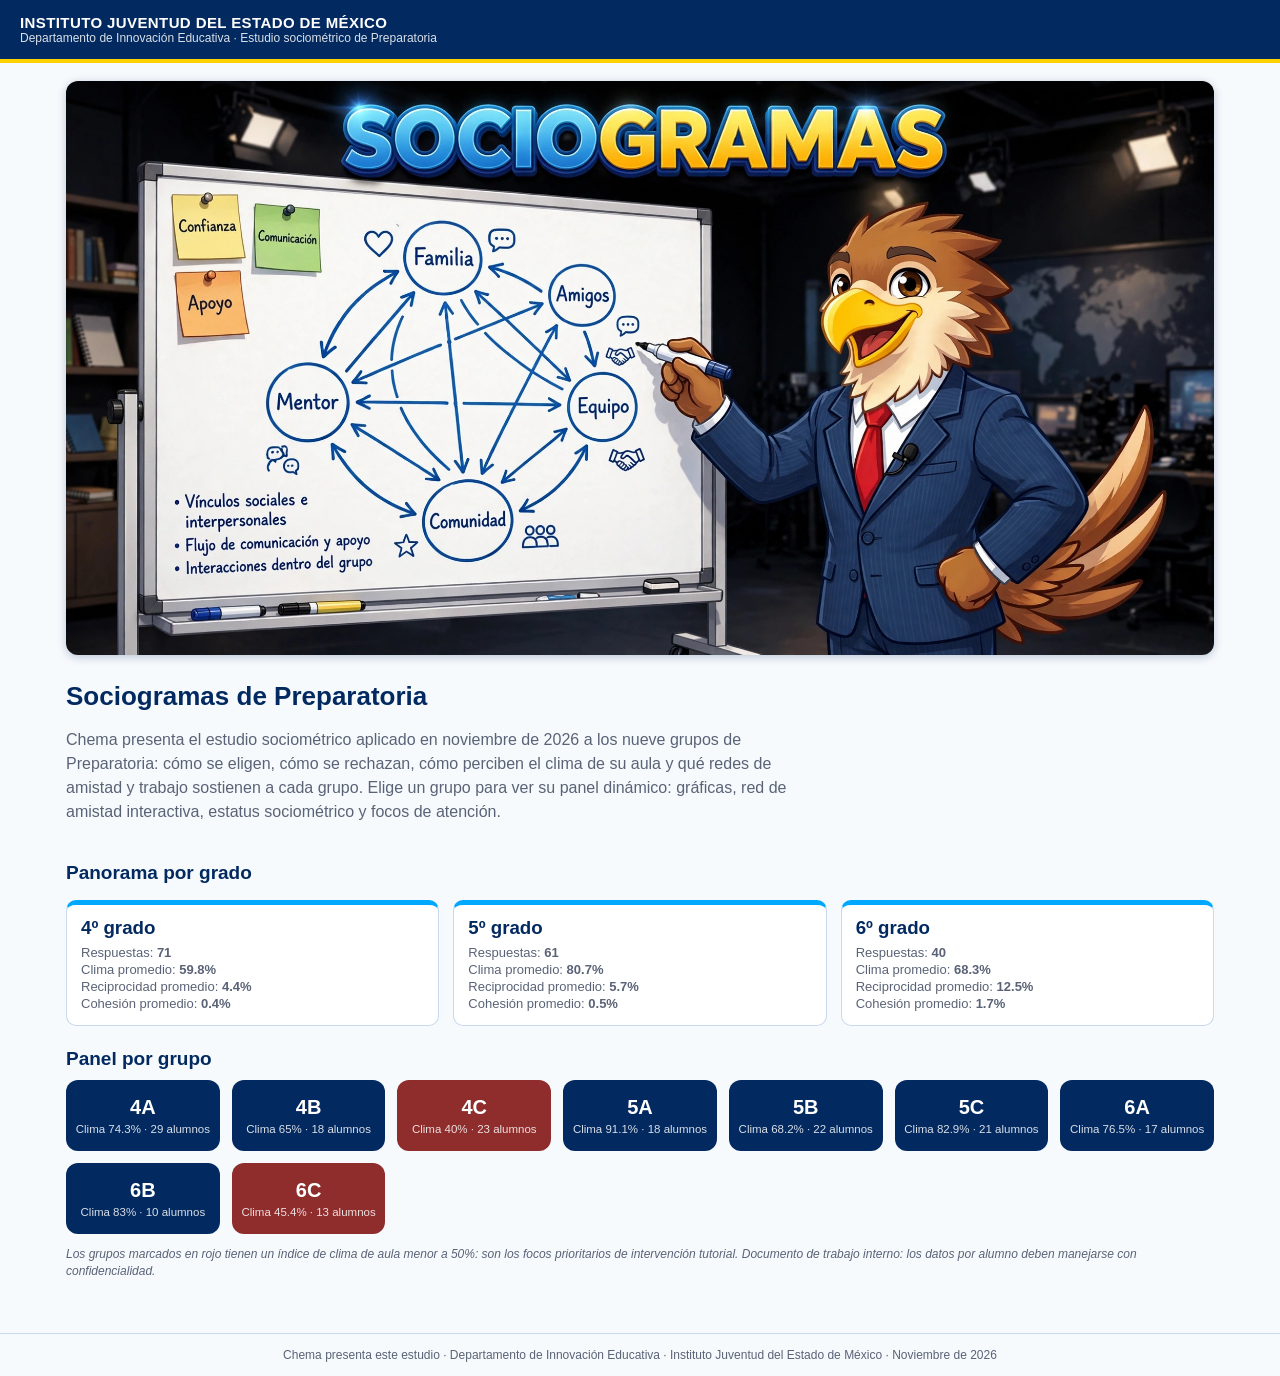
<file: index.html>
<!DOCTYPE html>
<html lang="es">
<head>
<meta charset="UTF-8">
<meta name="viewport" content="width=device-width, initial-scale=1.0">
<title>Sociogramas de Preparatoria — Instituto Juventud</title>
<link rel="stylesheet" href="estilos.css">
</head>
<body>
<header>
  <div class="inst">INSTITUTO JUVENTUD DEL ESTADO DE MÉXICO</div>
  <div class="sub">Departamento de Innovación Educativa · Estudio sociométrico de Preparatoria</div>
</header>
<main>
  <div class="hero">
    <img class="banner" src="banner.jpg" alt="Chema presenta Sociogramas: el águila trazando la red de vínculos en un pizarrón">
    <div>
      <h1>Sociogramas de Preparatoria</h1>
      <p class="lead">Chema presenta el estudio sociométrico aplicado en noviembre de 2026 a los nueve grupos de
      Preparatoria: cómo se eligen, cómo se rechazan, cómo perciben el clima de su aula y qué redes de amistad y
      trabajo sostienen a cada grupo. Elige un grupo para ver su panel dinámico: gráficas, red de amistad
      interactiva, estatus sociométrico y focos de atención.</p>
    </div>
  </div>

  <h2>Panorama por grado</h2>
  <div class="grados" id="grados"></div>

  <h2>Panel por grupo</h2>
  <div class="grupos" id="grupos"></div>

  <p class="nota">Los grupos marcados en rojo tienen un índice de clima de aula menor a 50%: son los focos
  prioritarios de intervención tutorial. Documento de trabajo interno: los datos por alumno deben manejarse
  con confidencialidad.</p>
</main>
<footer>Chema presenta este estudio · Departamento de Innovación Educativa · Instituto Juventud del Estado de México · Noviembre de 2026</footer>
<script src="datos-web.js"></script>
<script>
const S = window.SOCIO;
const contGrados = document.getElementById('grados');
for (const [grado, d] of Object.entries(S.grados)) {
  const div = document.createElement('div');
  div.className = 'grado-card';
  div.innerHTML = `<h3>${grado}º grado</h3>
    <div class="dato">Respuestas: <b>${d.respuestas}</b></div>
    <div class="dato">Clima promedio: <b>${d.clima_promedio}%</b></div>
    <div class="dato">Reciprocidad promedio: <b>${d.reciprocidad_promedio}%</b></div>
    <div class="dato">Cohesión promedio: <b>${d.cohesion_promedio}%</b></div>`;
  contGrados.appendChild(div);
}
const cont = document.getElementById('grupos');
for (const [g, d] of Object.entries(S.grupos)) {
  const a = document.createElement('a');
  a.className = 'btn-grupo' + (d.indice_clima < 50 ? ' alerta' : '');
  a.href = `panel.html?g=${g}`;
  a.innerHTML = `${g}<small>Clima ${d.indice_clima}% · ${d.respondientes_unicos} alumnos</small>`;
  cont.appendChild(a);
}
</script>
</body>
</html>
</file>
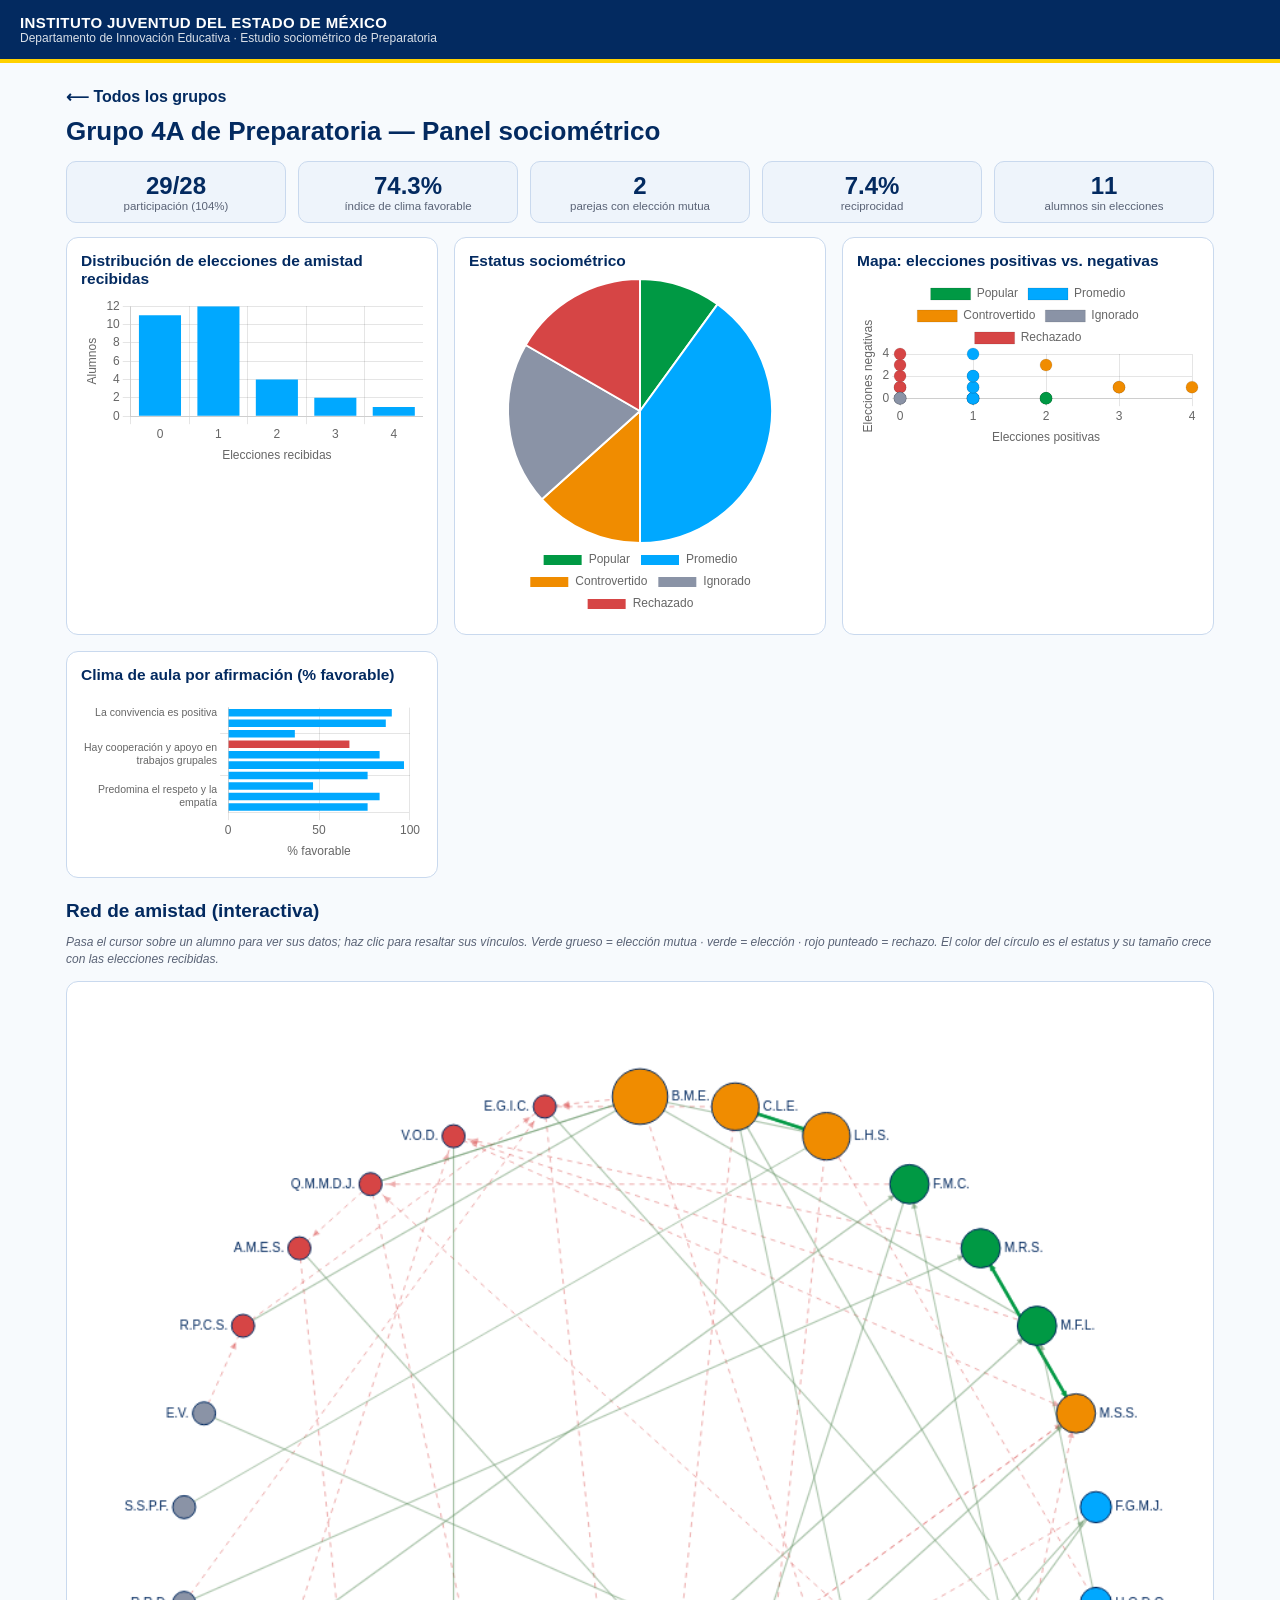
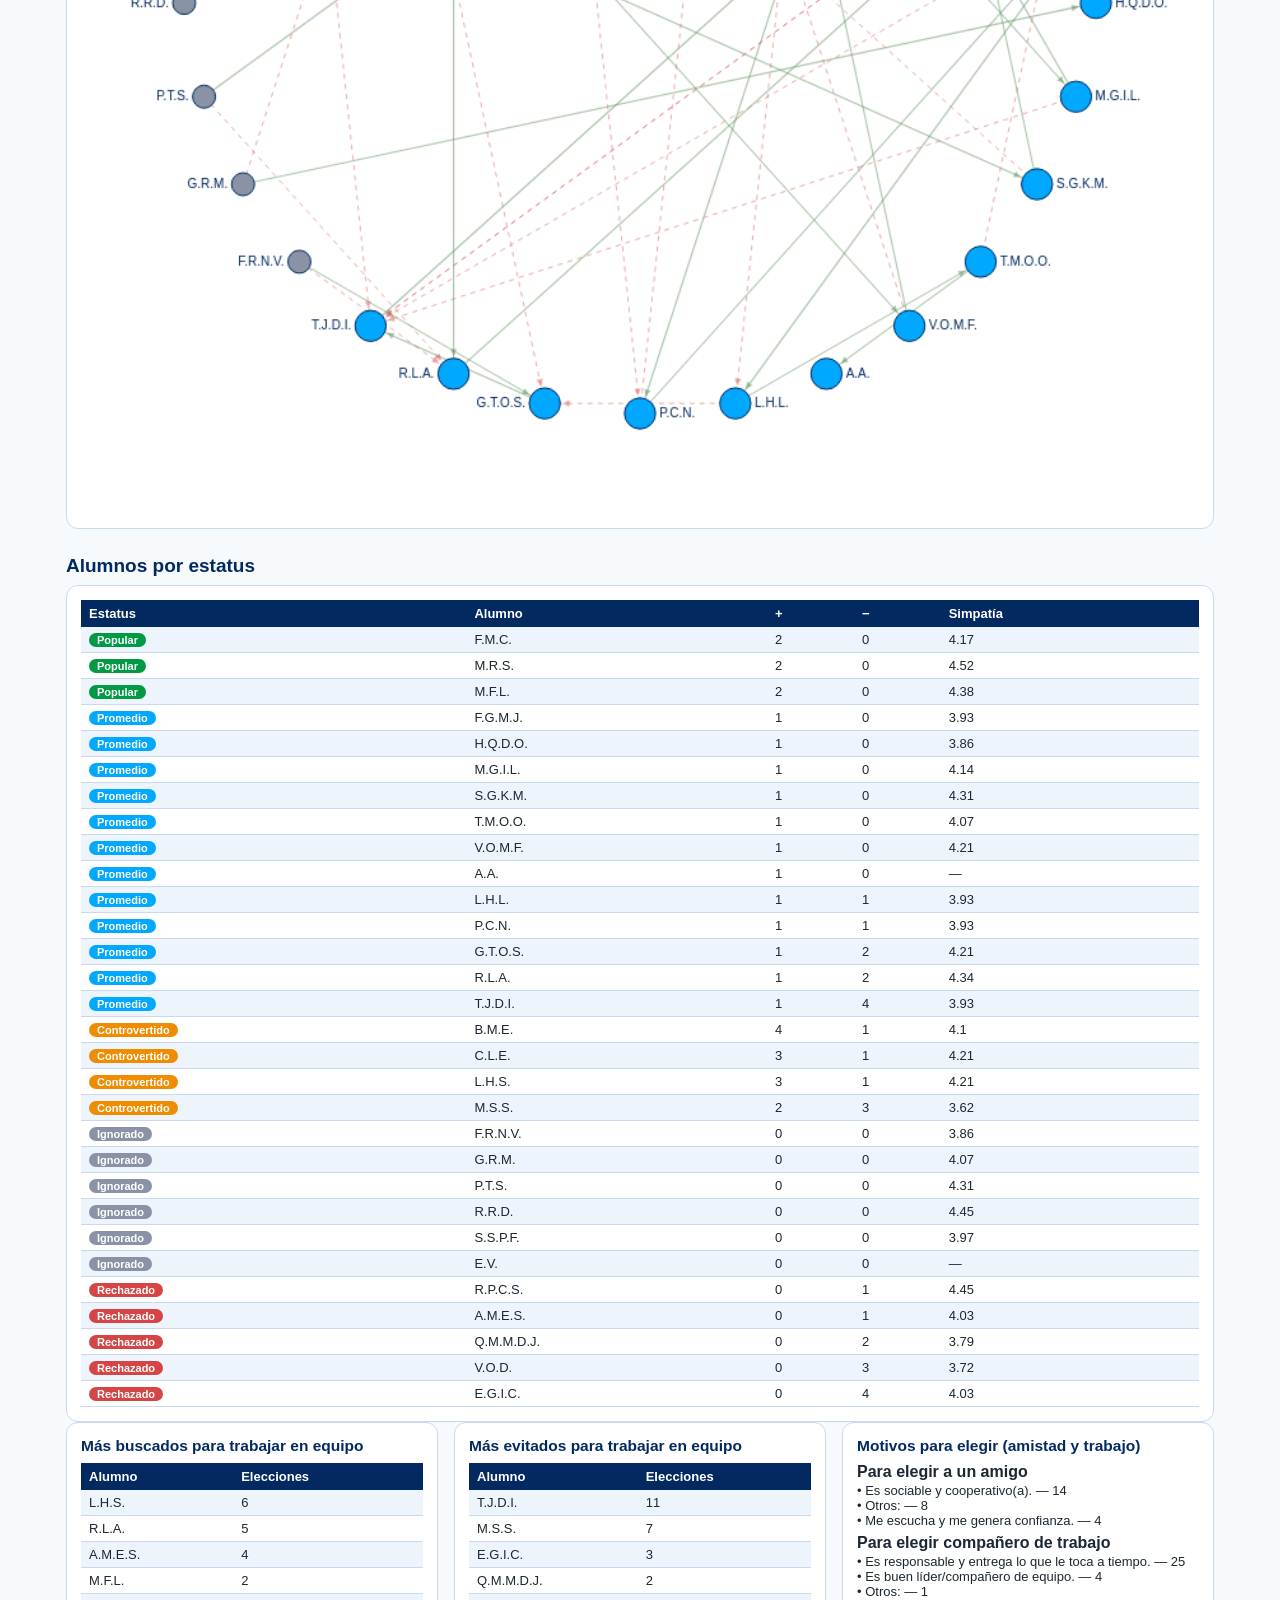
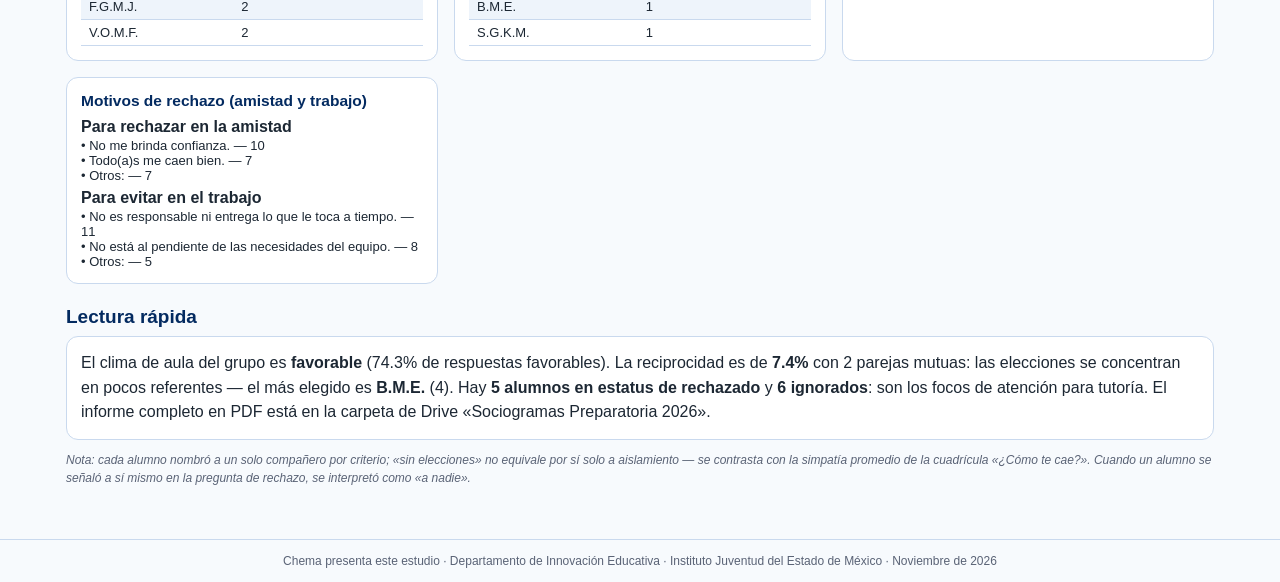
<file: panel.html>
<!DOCTYPE html>
<html lang="es">
<head>
<meta charset="UTF-8">
<meta name="viewport" content="width=device-width, initial-scale=1.0">
<title>Panel sociométrico por grupo — Instituto Juventud</title>
<link rel="stylesheet" href="estilos.css">
<script src="chart.min.js"></script>
</head>
<body>
<header>
  <div class="inst">INSTITUTO JUVENTUD DEL ESTADO DE MÉXICO</div>
  <div class="sub">Departamento de Innovación Educativa · Estudio sociométrico de Preparatoria</div>
</header>
<main>
  <a class="volver" href="index.html">⟵ Todos los grupos</a>
  <h1 id="titulo">Grupo</h1>
  <div class="kpis" id="kpis"></div>

  <div class="grid2">
    <div class="card"><h3>Distribución de elecciones de amistad recibidas</h3><canvas id="cHist" class="graf"></canvas></div>
    <div class="card"><h3>Estatus sociométrico</h3><canvas id="cPastel" class="graf"></canvas></div>
    <div class="card"><h3>Mapa: elecciones positivas vs. negativas</h3><canvas id="cDisp" class="graf"></canvas></div>
    <div class="card"><h3>Clima de aula por afirmación (% favorable)</h3><canvas id="cClima" class="graf"></canvas></div>
  </div>

  <h2>Red de amistad (interactiva)</h2>
  <p class="nota">Pasa el cursor sobre un alumno para ver sus datos; haz clic para resaltar sus vínculos.
  Verde grueso = elección mutua · verde = elección · rojo punteado = rechazo. El color del círculo es el estatus
  y su tamaño crece con las elecciones recibidas.</p>
  <canvas id="red" width="900" height="900"></canvas>

  <h2>Alumnos por estatus</h2>
  <div class="card"><table id="tEstatus"></table></div>

  <div class="grid2">
    <div class="card"><h3>Más buscados para trabajar en equipo</h3><table id="tTrabPos"></table></div>
    <div class="card"><h3>Más evitados para trabajar en equipo</h3><table id="tTrabNeg"></table></div>
    <div class="card"><h3>Motivos para elegir (amistad y trabajo)</h3><div id="motPos"></div></div>
    <div class="card"><h3>Motivos de rechazo (amistad y trabajo)</h3><div id="motNeg"></div></div>
  </div>

  <h2>Lectura rápida</h2>
  <div class="card"><p id="lectura" style="line-height:1.55;margin:0"></p></div>
  <p class="nota">Nota: cada alumno nombró a un solo compañero por criterio; «sin elecciones» no equivale por sí solo
  a aislamiento — se contrasta con la simpatía promedio de la cuadrícula «¿Cómo te cae?». Cuando un alumno se señaló
  a sí mismo en la pregunta de rechazo, se interpretó como «a nadie».</p>
</main>
<footer>Chema presenta este estudio · Departamento de Innovación Educativa · Instituto Juventud del Estado de México · Noviembre de 2026</footer>
<div id="tip"></div>
<script src="datos-web.js"></script>
<script>
const g = new URLSearchParams(location.search).get('g') || '4A';
const d = window.SOCIO.grupos[g];
const COL = {Popular:'#009944', Promedio:'#00A8FF', Controvertido:'#F08C00', Ignorado:'#8A93A6', Rechazado:'#D64545'};
document.getElementById('titulo').textContent = `Grupo ${g} de Preparatoria — Panel sociométrico`;
const sinEleccion = d.alumnos.filter(a => a.pos === 0).length;
const part = Math.round(d.respondientes_unicos / d.roster * 100);
document.getElementById('kpis').innerHTML = [
  [d.respondientes_unicos + '/' + d.roster, `participación (${part}%)`],
  [d.indice_clima + '%', 'índice de clima favorable'],
  [d.pares_mutuos, 'parejas con elección mutua'],
  [d.reciprocidad_pct + '%', 'reciprocidad'],
  [sinEleccion, 'alumnos sin elecciones'],
].map(([n, l]) => `<div class="kpi"><div class="num">${n}</div><div class="lab">${l}</div></div>`).join('');

// Histograma
const maxPos = Math.max(...d.alumnos.map(a => a.pos));
const bins = Array.from({length: maxPos + 1}, (_, i) => d.alumnos.filter(a => a.pos === i).length);
new Chart(document.getElementById('cHist'), {type: 'bar',
  data: {labels: bins.map((_, i) => i), datasets: [{data: bins, backgroundColor: '#00A8FF', borderColor: '#032A60'}]},
  options: {plugins: {legend: {display: false}}, scales: {x: {title: {display: true, text: 'Elecciones recibidas'}}, y: {title: {display: true, text: 'Alumnos'}, ticks: {stepSize: 1}}}}});

// Pastel de estatus
const ordenEst = ['Popular', 'Promedio', 'Controvertido', 'Ignorado', 'Rechazado'].filter(e => d.conteo_estatus[e]);
new Chart(document.getElementById('cPastel'), {type: 'pie',
  data: {labels: ordenEst, datasets: [{data: ordenEst.map(e => d.conteo_estatus[e]), backgroundColor: ordenEst.map(e => COL[e])}]},
  options: {plugins: {legend: {position: 'bottom'}}}});

// Dispersión
new Chart(document.getElementById('cDisp'), {type: 'scatter',
  data: {datasets: Object.keys(COL).map(est => ({label: est, backgroundColor: COL[est],
    data: d.alumnos.filter(a => a.estatus === est).map(a => ({x: a.pos, y: a.neg, n: a.nombre_bonito})),
    pointRadius: 6}))},
  options: {plugins: {tooltip: {callbacks: {label: c => `${c.raw.n}: +${c.raw.x} / −${c.raw.y}`}}},
    scales: {x: {title: {display: true, text: 'Elecciones positivas'}, ticks: {stepSize: 1}},
             y: {title: {display: true, text: 'Elecciones negativas'}, ticks: {stepSize: 1}}}}});

// Clima (etiquetas cortas en dos líneas para que no se recorten; el texto completo va en la pista al tocar)
const partir = (t) => {
  const p = t.split(' ');
  const lineas = [''];
  for (const w of p) {
    if ((lineas[lineas.length - 1] + ' ' + w).trim().length > 26 && lineas.length < 2) lineas.push(w);
    else lineas[lineas.length - 1] = (lineas[lineas.length - 1] + ' ' + w).trim();
  }
  if (lineas.length === 2) {
    const resto = p.slice(lineas.join(' ').split(' ').length).join(' ');
    if (resto) lineas[1] = lineas[1] + '…';
  }
  return lineas;
};
new Chart(document.getElementById('cClima'), {type: 'bar',
  data: {labels: d.clima.map(c => partir(c.etiqueta)),
    datasets: [{data: d.clima.map(c => c.favorable),
      backgroundColor: d.clima.map(c => c.clave === 'divisiones' ? '#D64545' : '#00A8FF')}]},
  options: {indexAxis: 'y',
    plugins: {legend: {display: false},
      tooltip: {callbacks: {
        title: (items) => d.clima[items[0].dataIndex].etiqueta,
        label: (item) => item.parsed.x + '% favorable'}}},
    scales: {x: {min: 0, max: 100, title: {display: true, text: '% favorable'}},
             y: {ticks: {font: {size: 10.5}}}}}});

// Tabla de estatus
const porEst = {};
d.alumnos.forEach(a => (porEst[a.estatus] = porEst[a.estatus] || []).push(a));
document.getElementById('tEstatus').innerHTML =
  '<tr><th>Estatus</th><th>Alumno</th><th>+</th><th>−</th><th>Simpatía</th></tr>' +
  ['Popular', 'Promedio', 'Controvertido', 'Ignorado', 'Rechazado'].flatMap(est =>
    (porEst[est] || []).map(a =>
      `<tr><td><span class="tag ${est}">${est}</span></td><td>${a.nombre_bonito}</td><td>${a.pos}</td><td>${a.neg}</td><td>${a.simpatia ?? '—'}</td></tr>`)).join('');

const topDe = (campo, n = 6) => [...d.alumnos].sort((x, y) => y[campo] - x[campo]).filter(a => a[campo] > 0).slice(0, n);
const tablaTop = (campo) => '<tr><th>Alumno</th><th>Elecciones</th></tr>' +
  topDe(campo).map(a => `<tr><td>${a.nombre_bonito}</td><td>${a[campo]}</td></tr>`).join('');
document.getElementById('tTrabPos').innerHTML = tablaTop('tpos');
document.getElementById('tTrabNeg').innerHTML = tablaTop('tneg');

const motivosHTML = (claves) => claves.map(([k, t]) => {
  const top3 = (d.motivos[k] || []).slice(0, 3);
  return top3.length ? `<p style="margin:6px 0 2px"><b>${t}</b></p>` +
    top3.map(([m, n]) => `<div style="font-size:13px">• ${m} — ${n}</div>`).join('') : '';
}).join('');
document.getElementById('motPos').innerHTML = motivosHTML([['amigo_pos', 'Para elegir a un amigo'], ['trab_pos', 'Para elegir compañero de trabajo']]);
document.getElementById('motNeg').innerHTML = motivosHTML([['amigo_neg', 'Para rechazar en la amistad'], ['trab_neg', 'Para evitar en el trabajo']]);

// Lectura rápida
const topAmigo = topDe('pos', 1)[0];
const climaTxt = d.indice_clima >= 80 ? 'muy favorable' : d.indice_clima >= 65 ? 'favorable' :
  d.indice_clima >= 50 ? 'intermedio, con focos de tensión' : 'crítico';
document.getElementById('lectura').innerHTML =
  `El clima de aula del grupo es <b>${climaTxt}</b> (${d.indice_clima}% de respuestas favorables). ` +
  `La reciprocidad es de <b>${d.reciprocidad_pct}%</b> con ${d.pares_mutuos} parejas mutuas: las elecciones ` +
  `se concentran en pocos referentes${topAmigo ? ` — el más elegido es <b>${topAmigo.nombre_bonito}</b> (${topAmigo.pos})` : ''}. ` +
  `Hay <b>${(porEst['Rechazado'] || []).length} alumnos en estatus de rechazado</b> y ` +
  `<b>${(porEst['Ignorado'] || []).length} ignorados</b>: son los focos de atención para tutoría. ` +
  `El informe completo en PDF está en la carpeta de Drive «Sociogramas Preparatoria 2026».`;

// Red interactiva
const cv = document.getElementById('red'), ctx = cv.getContext('2d'), tip = document.getElementById('tip');
const W = cv.width, H = cv.height, cx = W / 2, cy = H / 2, RAD = W * 0.40;
const orden = [...d.alumnos].sort((a, b) => b.pos - a.pos);
const posNodo = {};
orden.forEach((a, i) => {
  const ang = 2 * Math.PI * i / orden.length - Math.PI / 2;
  posNodo[a.nombre] = {x: cx + RAD * Math.cos(ang), y: cy + RAD * Math.sin(ang), a};
});
const setPos = new Set(d.aristas_pos.map(([x, y]) => x + '>' + y));
let seleccionado = null, hover = null;
function dibujar() {
  ctx.clearRect(0, 0, W, H);
  const activa = (x, y) => !seleccionado || x === seleccionado || y === seleccionado;
  ctx.lineWidth = 1;
  for (const [x, y] of d.aristas_neg) {
    if (!posNodo[x] || !posNodo[y] || !activa(x, y)) continue;
    ctx.strokeStyle = 'rgba(214,69,69,.45)'; ctx.setLineDash([4, 4]);
    linea(posNodo[x], posNodo[y]); ctx.setLineDash([]);
  }
  for (const [x, y] of d.aristas_pos) {
    if (!posNodo[x] || !posNodo[y] || !activa(x, y)) continue;
    const mutuo = setPos.has(y + '>' + x);
    ctx.strokeStyle = mutuo ? 'rgba(0,153,68,.9)' : 'rgba(90,140,90,.5)';
    ctx.lineWidth = mutuo ? 2.4 : 1.1;
    linea(posNodo[x], posNodo[y]);
  }
  ctx.lineWidth = 1;
  for (const a of orden) {
    const p = posNodo[a.nombre], r = 9 + 3.2 * a.pos;
    ctx.beginPath(); ctx.arc(p.x, p.y, r, 0, 7);
    ctx.fillStyle = COL[a.estatus]; ctx.fill();
    ctx.strokeStyle = '#032A60'; ctx.stroke();
    ctx.fillStyle = '#032A60'; ctx.font = '10px Segoe UI, Arial';
    ctx.textAlign = p.x >= cx ? 'left' : 'right';
    const nombre = a.nombre_bonito.split(' ').slice(0, 2).join(' ');
    ctx.fillText(nombre, p.x + (p.x >= cx ? r + 3 : -r - 3), p.y + 3);
  }
}
function linea(p, q) {
  ctx.beginPath(); ctx.moveTo(p.x, p.y); ctx.lineTo(q.x, q.y); ctx.stroke();
  const ang = Math.atan2(q.y - p.y, q.x - p.x), d2 = Math.hypot(q.x - p.x, q.y - p.y);
  const ax = p.x + (d2 - 14) * Math.cos(ang), ay = p.y + (d2 - 14) * Math.sin(ang);
  ctx.beginPath(); ctx.moveTo(ax, ay);
  ctx.lineTo(ax - 6 * Math.cos(ang - .45), ay - 6 * Math.sin(ang - .45));
  ctx.lineTo(ax - 6 * Math.cos(ang + .45), ay - 6 * Math.sin(ang + .45));
  ctx.closePath(); ctx.fillStyle = ctx.strokeStyle; ctx.fill();
}
function nodoEn(mx, my) {
  const r = cv.getBoundingClientRect();
  const x = (mx - r.left) * W / r.width, y = (my - r.top) * H / r.height;
  return orden.find(a => Math.hypot(posNodo[a.nombre].x - x, posNodo[a.nombre].y - y) < 12 + 3.2 * a.pos) || null;
}
cv.addEventListener('mousemove', e => {
  const n = nodoEn(e.clientX, e.clientY);
  hover = n;
  if (n) {
    tip.style.display = 'block';
    tip.style.left = (e.clientX + 14) + 'px'; tip.style.top = (e.clientY + 10) + 'px';
    tip.innerHTML = `<b>${n.nombre_bonito}</b><br>Estatus: ${n.estatus}<br>Elecciones +${n.pos} / −${n.neg}<br>Simpatía: ${n.simpatia ?? '—'}`;
  } else tip.style.display = 'none';
});
cv.addEventListener('click', e => {
  const n = nodoEn(e.clientX, e.clientY);
  seleccionado = n ? (seleccionado === n.nombre ? null : n.nombre) : null;
  dibujar();
});
dibujar();
</script>
</body>
</html>
</file>
<file: estilos.css>
:root{
  --azul:#032A60; --celeste:#00A8FF; --verde:#009944; --amarillo:#FFD100;
  --rojo:#D64545; --gris:#5A6376; --fondo:#EEF4FB; --borde:#C9D9EE;
}
*{box-sizing:border-box}
body{margin:0;font-family:'Segoe UI',Arial,Helvetica,sans-serif;background:#F7FAFD;color:#1c2733}
header{background:var(--azul);color:#fff;padding:14px 20px;border-bottom:4px solid var(--amarillo)}
header .inst{font-weight:700;letter-spacing:.4px;font-size:15px}
header .sub{font-size:12px;opacity:.85}
main{max-width:1180px;margin:0 auto;padding:18px 16px 40px}
h1{color:var(--azul);font-size:26px;margin:8px 0 4px}
h2{color:var(--azul);font-size:19px;margin:22px 0 8px}
p.lead{color:var(--gris);max-width:760px;line-height:1.5}
.hero{display:flex;gap:18px;align-items:flex-start;flex-wrap:wrap;flex-direction:column}
.hero img.banner{width:100%;height:auto;border-radius:12px;box-shadow:0 2px 10px rgba(3,42,96,.25)}
.hero img{width:104px;border-radius:10px;box-shadow:0 2px 10px rgba(3,42,96,.25)}
.grados{display:grid;grid-template-columns:repeat(auto-fit,minmax(230px,1fr));gap:14px;margin:16px 0}
.grado-card{background:#fff;border:1px solid var(--borde);border-top:5px solid var(--celeste);border-radius:10px;padding:12px 14px}
.grado-card h3{margin:0 0 6px;color:var(--azul)}
.grado-card .dato{font-size:13px;color:var(--gris);margin:2px 0}
.grupos{display:grid;grid-template-columns:repeat(auto-fill,minmax(150px,1fr));gap:12px;margin-top:10px}
.btn-grupo{display:block;text-align:center;background:var(--azul);color:#fff;text-decoration:none;
  padding:16px 8px;border-radius:12px;font-size:20px;font-weight:700;transition:.15s}
.btn-grupo small{display:block;font-size:11.5px;font-weight:400;opacity:.85;margin-top:4px}
.btn-grupo:hover{background:var(--celeste);transform:translateY(-2px)}
.btn-grupo.alerta{background:#8f2d2d}
.btn-grupo.alerta:hover{background:var(--rojo)}
.kpis{display:grid;grid-template-columns:repeat(auto-fit,minmax(150px,1fr));gap:12px;margin:14px 0}
.kpi{background:var(--fondo);border:1px solid var(--borde);border-radius:10px;padding:10px;text-align:center}
.kpi .num{font-size:24px;font-weight:800;color:var(--azul)}
.kpi .lab{font-size:11.5px;color:var(--gris)}
.grid2{display:grid;grid-template-columns:repeat(auto-fit,minmax(330px,1fr));gap:16px}
.card{background:#fff;border:1px solid var(--borde);border-radius:12px;padding:14px}
.card h3{margin:0 0 8px;color:var(--azul);font-size:15.5px}
canvas.graf{width:100%!important;height:auto!important}
#red{width:100%;height:auto;background:#fff;border:1px solid var(--borde);border-radius:12px;cursor:pointer}
table{border-collapse:collapse;width:100%;font-size:13px}
th{background:var(--azul);color:#fff;text-align:left;padding:6px 8px}
td{padding:5px 8px;border-bottom:1px solid var(--borde);vertical-align:top}
tr:nth-child(even) td{background:var(--fondo)}
.tag{display:inline-block;padding:1px 8px;border-radius:20px;font-size:11px;font-weight:700;color:#fff}
.tag.Popular{background:var(--verde)} .tag.Promedio{background:var(--celeste)}
.tag.Controvertido{background:#F08C00} .tag.Ignorado{background:#8A93A6} .tag.Rechazado{background:var(--rojo)}
.volver{display:inline-block;margin:6px 0 2px;color:var(--azul);font-weight:700;text-decoration:none}
.nota{font-size:12px;color:var(--gris);font-style:italic;line-height:1.45}
footer{border-top:1px solid var(--borde);color:var(--gris);font-size:12px;text-align:center;padding:14px}
#tip{position:fixed;pointer-events:none;background:var(--azul);color:#fff;font-size:12px;
  padding:6px 9px;border-radius:8px;display:none;z-index:50;max-width:250px;line-height:1.4}
</file>
